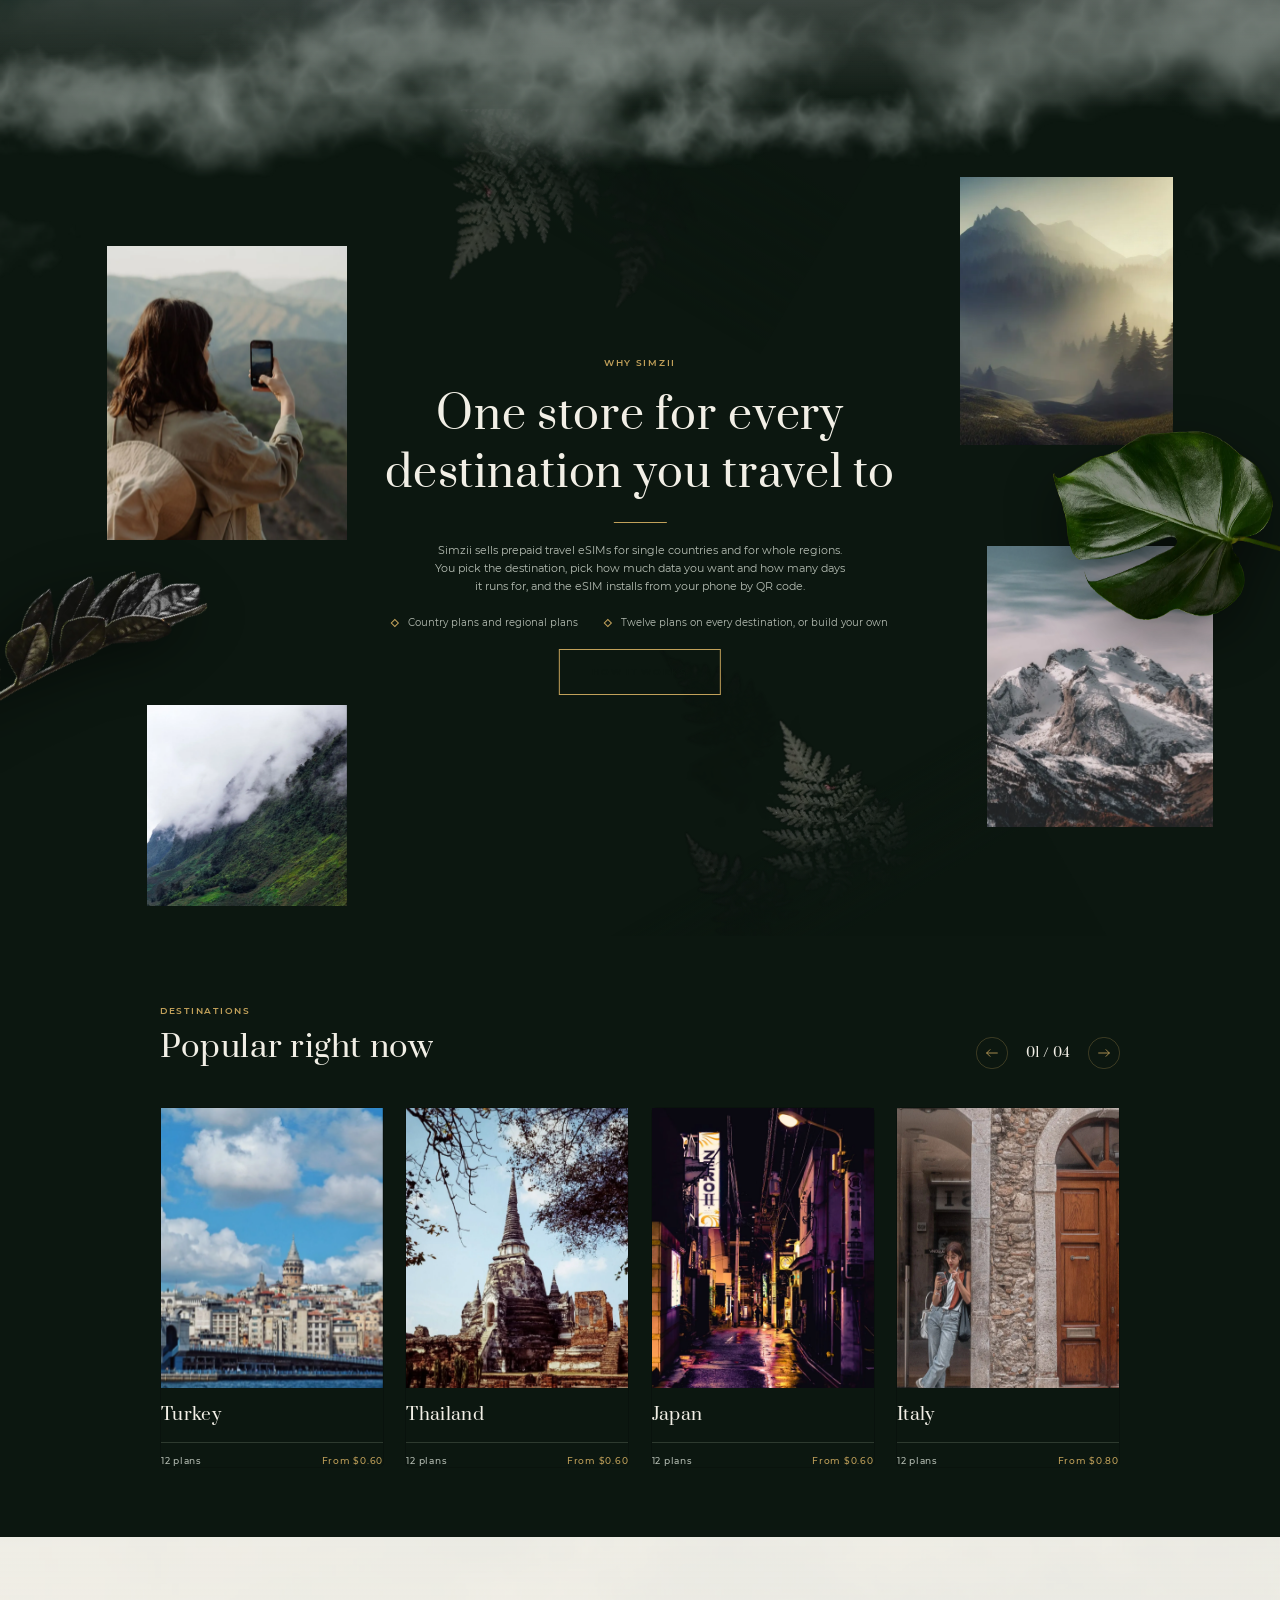
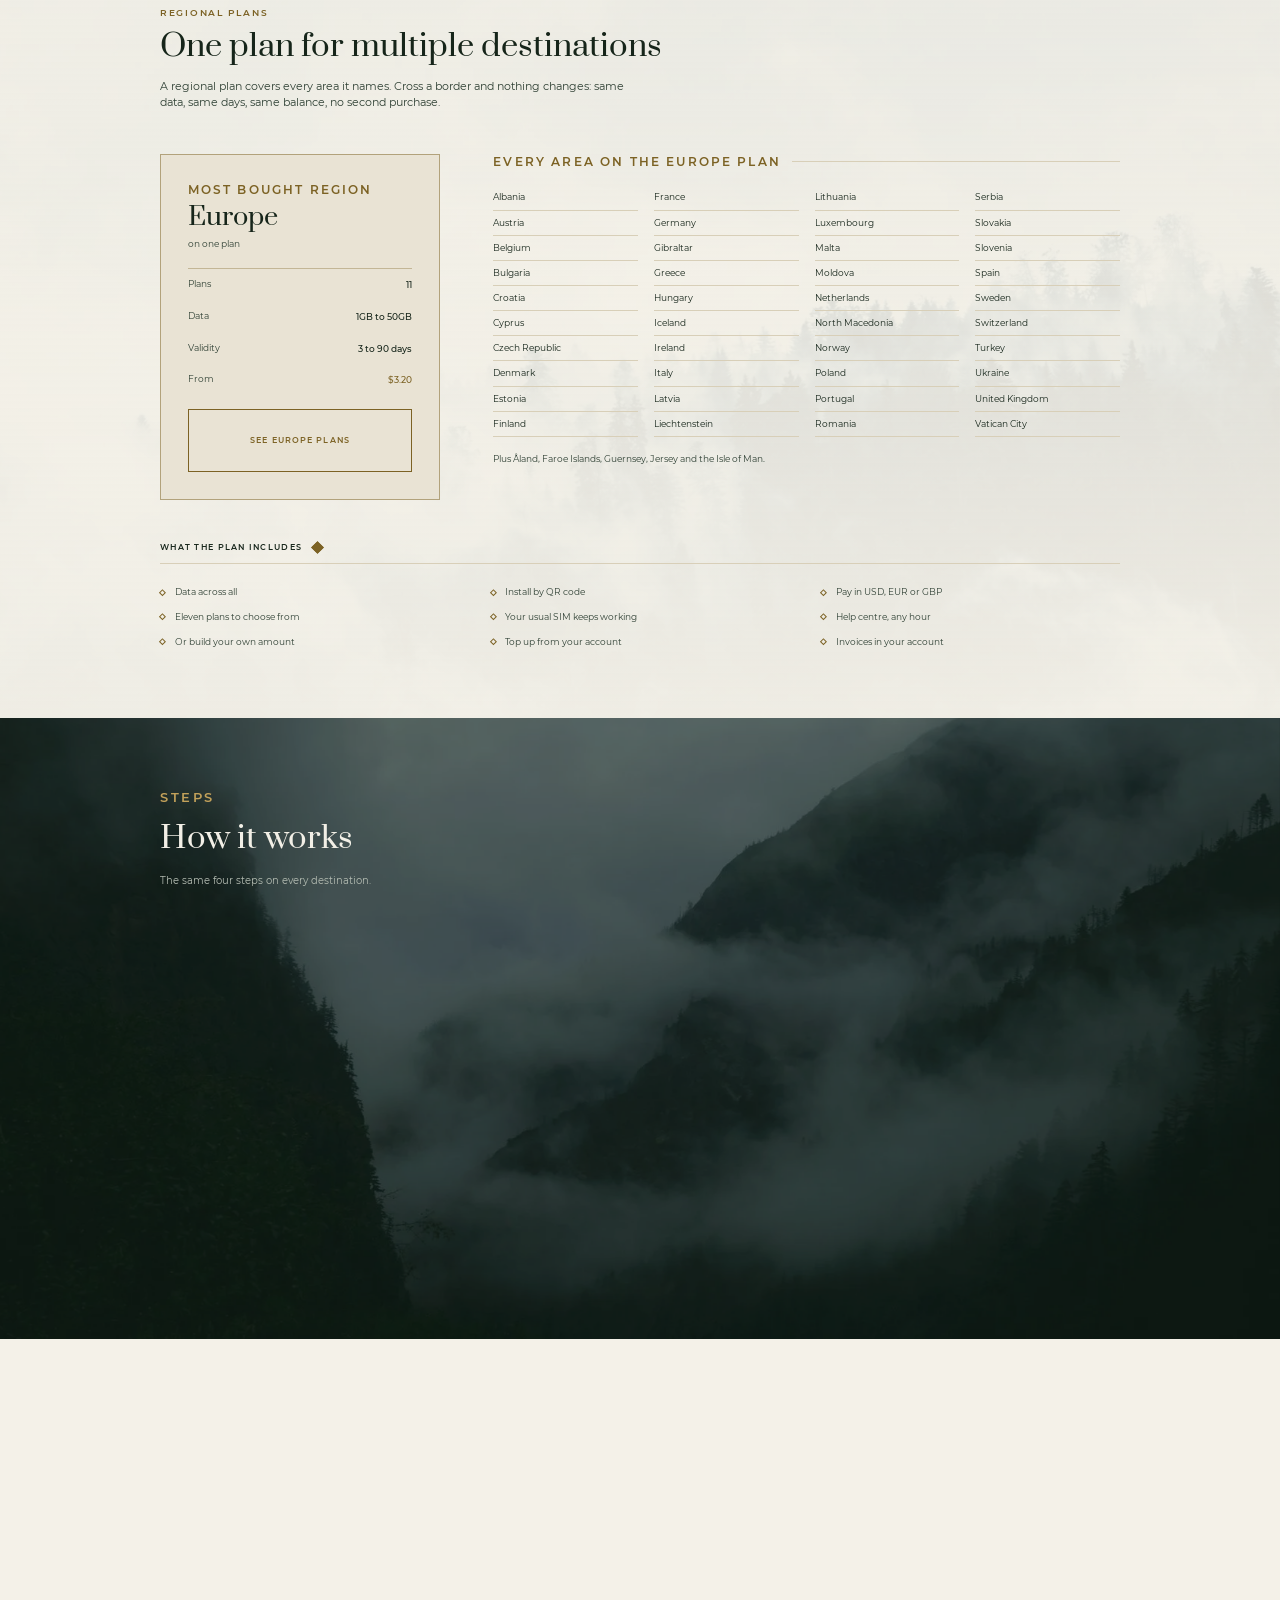
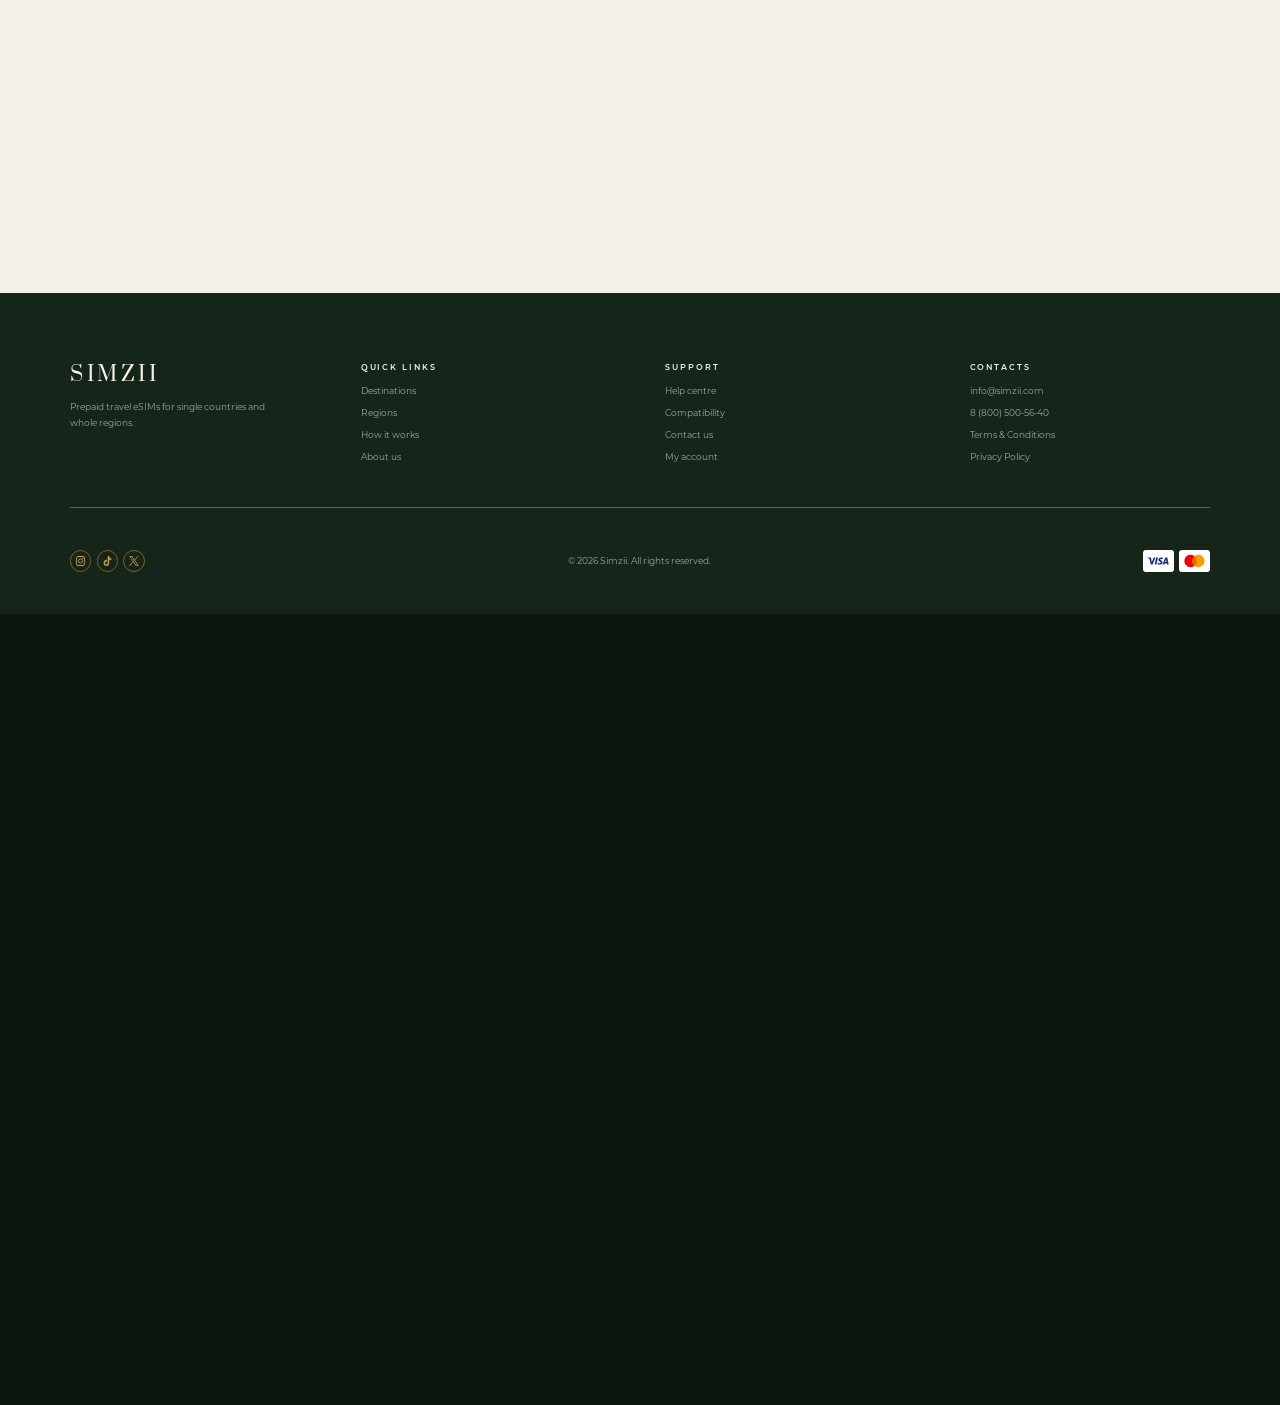
<file: index.html>
<!doctype html>
<html lang="en-GB">
<head>
<meta charset="utf-8">
<meta name="viewport" content="width=device-width, initial-scale=1">
<title>Simzii | Travel eSIM, mobile data for wherever you travel</title>
<meta name="description" content="Prepaid travel eSIMs for single countries and whole regions. Pick your destination, choose your data and days, install from your phone.">
<link rel="icon" href="assets/icons/favicon.svg" type="image/svg+xml">
<link rel="stylesheet" href="devcss/mainBase.css">
<script src="js/motion.js"></script>
</head>
<body class="home" data-page="home">

<canvas id="wisps" aria-hidden="true"></canvas>

<div class="smooth" id="smooth">

<section class="hero" id="hero">
  <div class="plate">
    <div class="plate-in" data-speed="-7" data-self>
      <div class="poster"></div>
      <video id="film" muted playsinline loop preload="none" data-src="assets/video/simzii-hero-fog.mp4"></video>
      <canvas id="forest" aria-hidden="true"></canvas>
      <canvas id="back" aria-hidden="true"></canvas>
    </div>
    <img src="./assets/images/home/index_bg_mo.png" alt="" class="index_hero_mo">
  </div>
  <div class="h-ov"></div>
  <div class="h-fade"></div>
  <div class="h-wash index_h_wash"></div>
  <div class="h-frame"></div>
  <div data-partial="header">
    <header class="site-header" id="site-header">
      <div class="site-header__bar">
        <a class="logo" href="index.html" aria-label="Simzii home">SIMZII</a>
        <nav class="site-nav" aria-label="Main">
          <a class="site-nav__link" href="plans.html">DESTINATIONS</a>
          <a class="site-nav__link" href="plans.html?type=regional#all">REGIONS</a>
          <a class="site-nav__link" href="index.html#how">HOW IT WORKS</a>
          <a class="site-nav__link" href="help.html">SUPPORT</a>
          <div class="currency" data-currency="">
            <button class="currency__toggle" type="button" aria-haspopup="listbox" aria-expanded="false">$ USD</button>
            <div class="currency__list" role="listbox" aria-label="Currency">
              <button class="currency__option" type="button" role="option" data-set-currency="USD" aria-selected="true">$ USD</button>
              <button class="currency__option" type="button" role="option" data-set-currency="EUR" aria-selected="false">€ EUR</button>
              <button class="currency__option" type="button" role="option" data-set-currency="GBP" aria-selected="false">£ GBP</button>
            </div>
          </div>
          <a class="btn btn--gold btn--small" href="login.html">MY ACCOUNT</a>
        </nav>
        <div class="site-header__actions">
          <button class="menu-toggle" type="button" aria-expanded="false" aria-controls="mobile-menu" aria-label="Open menu">
            <img src="assets/icons/menu.svg" alt="" data-motion-img="1">
          </button>
        </div>
      </div>
      <div class="mobile-menu" id="mobile-menu">
        <nav class="mobile-menu__links" aria-label="Main">
          <a class="mobile-menu__link" href="plans.html">Destinations <img src="assets/icons/arrow-right-gold.svg" alt="" data-motion-img="1">
          </a>
          <a class="mobile-menu__link" href="plans.html?type=regional#all">Regions <img src="assets/icons/arrow-right-gold.svg" alt="" data-motion-img="1">
          </a>
          <a class="mobile-menu__link" href="index.html#how">How it works <img src="assets/icons/arrow-right-gold.svg" alt="" data-motion-img="1">
          </a>
          <a class="mobile-menu__link" href="help.html">Support <img src="assets/icons/arrow-right-gold.svg" alt="" data-motion-img="1">
          </a>
        </nav>
        <div class="mobile-menu__utilities">
          <p class="label text-mist">CURRENCY</p>
          <div class="mobile-menu__currencies">
            <button class="mobile-menu__currency" type="button" data-set-currency="USD" aria-pressed="true">$ USD</button>
            <button class="mobile-menu__currency" type="button" data-set-currency="EUR" aria-pressed="false">€ EUR</button>
            <button class="mobile-menu__currency" type="button" data-set-currency="GBP" aria-pressed="false">£ GBP</button>
          </div>
        </div>
        <a class="btn btn--gold btn--block" href="login.html">MY ACCOUNT</a>
        <div class="socials mobile-menu__socials">
          <a class="socials__link" href="#" data-pending="Social link to be supplied" aria-label="Instagram">
            <img src="assets/icons/instagram.svg" alt="" width="14" height="14" data-motion-img="1">
          </a>
          <a class="socials__link" href="#" data-pending="Social link to be supplied" aria-label="TikTok">
            <img src="assets/icons/tiktok.svg" alt="" width="14" height="14" data-motion-img="1">
          </a>
          <a class="socials__link" href="#" data-pending="Social link to be supplied" aria-label="X">
            <img src="assets/icons/x.svg" alt="" width="14" height="14" data-motion-img="1">
          </a>
        </div>
      </div>
    </header>
  </div>
  <div class="h-copy index_h_copy" data-speed="-9" data-self>
    <p class="eyebrow about_simzi rise" style="--d:.3s">TRAVEL eSIM</p>
    <h1 class="h1">
      <span class="ln">
        <span style="--d:.35s">MOBILE DATA</span>
      </span>
      <span class="ln">
        <span style="--d:.47s">IN <span data-fact="global:areaCount"></span> 130 COUNTRIES </span>
      </span>
    </h1>
    <div class="rule desk_none_sk"></div>
    <p class="sub rise" style="--d:.7s">Pick your destination, select your data plan and duration, then install the eSIM directly from your phone. Mobile data for wherever you travel, with no need for physical SIM cards or complicated setups.</p>
    <a href="plans.html" class="btn rise" style="--d:.82s">BROWSE DESTINATIONS</a>
  </div>
  <div class="strip index_strip_" data-speed="-9" data-self="" style="opacity: 0.865; transform: translate3d(0px, 29.7px, 0px);">
    <div class="rail"></div><div class="runner"></div>
    <div class="stop"><div class="fig index_fig" data-fact="global:areaCount">124</div><div class="dot"></div><div class="lab index_lab">COUNTRIES</div></div>
    <div class="stop"><div class="fig index_fig" data-fact="all:regionCount">5</div><div class="dot"></div><div class="lab index_lab">REGIONS</div></div>
    <div class="stop"><div class="fig index_fig">Up to <span data-fact="all:maxPlans">12</span></div><div class="dot"></div><div class="lab index_lab">PLANS PER DESTINATION</div></div>
    <div class="stop"><div class="fig index_fig">USD EUR GBP</div><div class="dot"></div><div class="lab index_lab">CURRENCIES</div></div>
  </div>
</section>
<section class="intro index_intro" id="intro">
  <div class="rot fern-a" data-speed="0.6">
    <div>
      <img alt="" src="assets/images/home/fern-intro.webp">
    </div>
  </div>
  <div class="rot fern-b" data-speed="-0.6">
    <div>
      <img alt="" src="assets/images/home/fern-intro-low.webp">
    </div>
  </div>
  <div class="rot plant fl" data-speed="0.9">
    <div>
      <img alt="" src="assets/images/home/plant.webp">
    </div>
  </div>
  <div class="monstera fl" data-speed="-0.8">
    <img alt="" src="assets/images/home/monstera.webp">
  </div>
  <div class="pics index_pics">
    <div class="media fl i-trav" data-speed="-0.7" data-r="clip">
      <img alt="Traveller photographing a mountain valley" src="assets/images/home/intro-traveller.webp">
    </div>
    <div class="media fl i-snow" data-speed="-1.1" data-r="clip" style="--d:.15s">
      <img alt="Snow covered peak" src="assets/images/home/snow-peak.webp">
    </div>
  </div>
  <div class="media fl i-alps" data-speed="0.9" data-r="clip" style="--d:.1s">
    <img alt="Alpine valley at sunrise" src="assets/images/home/spot-alps.webp">
  </div>
  <div class="media fl i-stage" data-speed="0.7" data-r="clip" style="--d:.2s">
    <img alt="Misty mountain slope" src="assets/images/home/stage-landscape.webp">
  </div>
  <div class="i-copy index_i_copy" data-r="group">
    <p class="eyebrow about_simzi" data-r="fade">WHY SIMZII</p>
    <h2 class="h2 index_headosfe">
      <span class="ln">
        <span style="--d:.05s">One store for every</span>
      </span>
      <span class="ln">
        <span style="--d:.15s">destination you travel to</span>
      </span>
    </h2>
    <div class="rule" data-r="fade" style="--d:.25s"></div>
    <p class="body" data-r="fade" style="--d:.3s">Simzii sells prepaid travel eSIMs for single countries and for whole regions. You pick the destination, pick how much data you want and how many days it runs for, and the eSIM installs from your phone by QR code.</p>
    <div class="feats" data-r="fade" style="--d:.4s">
      <div class="feat">
        <i class="diamond"></i>Country plans and regional plans
      </div>
      <div class="feat">
        <i class="diamond"></i>Twelve plans on every destination, or build your own
      </div>
    </div>
    <a href="#how" class="btn" data-r="fade" style="--d:.5s">HOW IT WORKS</a>
  </div>
</section>
<section class="dest index_dest" id="dest">
  <div class="head-row">
    <div class="copy in" data-r="group">
      <p class="eyebrow about_simzi in" data-r="fade">DESTINATIONS</p>
      <h2 class="h2">
        <span class="ln">
          <span style="--d:.08s">Popular right now</span>
        </span>
      </h2>
    </div>
    <div class="desk_none_sk">
      <div class="counter in" data-r="fade" style="--d:.2s">
        <button class="arrow" id="prev" aria-label="Previous destination">
          <svg width="48" height="48" viewBox="0 0 48 48" fill="none" xmlns="http://www.w3.org/2000/svg">
            <g id="arrow / prev">
              <rect x="0.5" y="0.5" width="47" height="47" rx="23.5" stroke="#C2A15A" stroke-opacity="0.4"></rect>
              <path id="icons/arrow left" d="M32 24H16M21 29L16 24L21 19" stroke="#C2A15A" stroke-width="1.25" stroke-linecap="round" stroke-linejoin="round"></path>
            </g>
          </svg>
        </button>
        <span id="count">01 / 04</span>
        <button class="arrow" id="next" aria-label="Next destination">
          <svg width="48" height="48" viewBox="0 0 48 48" fill="none" xmlns="http://www.w3.org/2000/svg">
            <g id="arrow / next">
              <rect x="0.5" y="0.5" width="47" height="47" rx="23.5" stroke="#C2A15A" stroke-opacity="0.4"></rect>
              <path id="icons/arrow right" d="M16 24H32M27 29L32 24L27 19" stroke="#C2A15A" stroke-width="1.25" stroke-linecap="round" stroke-linejoin="round"></path>
            </g>
          </svg>
        </button>
      </div>
    </div>
  </div>
  <div class="track-wrap">
    <div class="track index_for_card" id="track">
      <a href="plan.html?d=turkey" class="card in" data-r="fade">
        <div class="media" data-inner="">
          <img alt="Istanbul skyline over the Bosphorus" src="assets/images/home/card-turkey.webp" data-motion-img="1" style="transform: translate3d(0px, 4.8px, 0px);">
        </div>
        <h3>Turkey</h3>
        <div class="meta">
          <span data-plan-count="turkey">12 plans</span>
          <span data-from="turkey">From $0.60</span>
        </div>
      </a>
      <a href="plan.html?d=thailand" class="card in" data-r="fade" style="--d:0.08s">
        <div class="media" data-inner="">
          <img alt="Temple ruins in Ayutthaya" src="assets/images/home/card-thailand.webp" data-motion-img="1" style="transform: translate3d(0px, 4.8px, 0px);">
        </div>
        <h3>Thailand</h3>
        <div class="meta">
          <span data-plan-count="thailand">12 plans</span>
          <span data-from="thailand">From $0.60</span>
        </div>
      </a>
      <a href="plan.html?d=japan" class="card in" data-r="fade" style="--d:0.16s">
        <div class="media" data-inner="">
          <img alt="Neon lit alley in Tokyo" src="assets/images/home/card-japan.webp" data-motion-img="1" style="transform: translate3d(0px, 4.8px, 0px);">
        </div>
        <h3>Japan</h3>
        <div class="meta">
          <span data-plan-count="japan">12 plans</span>
          <span data-from="japan">From $0.60</span>
        </div>
      </a>
      <a href="plan.html?d=italy" class="card in" data-r="fade" style="--d:0.24s">
        <div class="media" data-inner="">
          <img alt="Traveller in an Italian doorway" src="assets/images/home/card-italy.webp" data-motion-img="1" style="transform: translate3d(0px, 4.8px, 0px);">
        </div>
        <h3>Italy</h3>
        <div class="meta">
          <span data-plan-count="italy">12 plans</span>
          <span data-from="italy">From $0.80</span>
        </div>
      </a>
    </div>
  </div>
  <div class="mobile_none_sk">
      <div class="counter in" data-r="fade" style="--d:.2s">
        <button class="arrow" id="prev" aria-label="Previous destination">
          <svg width="48" height="48" viewBox="0 0 48 48" fill="none" xmlns="http://www.w3.org/2000/svg">
            <g id="arrow / prev">
              <rect x="0.5" y="0.5" width="47" height="47" rx="23.5" stroke="#C2A15A" stroke-opacity="0.4"></rect>
              <path id="icons/arrow left" d="M32 24H16M21 29L16 24L21 19" stroke="#C2A15A" stroke-width="1.25" stroke-linecap="round" stroke-linejoin="round"></path>
            </g>
          </svg>
        </button>
        <span id="count">01 / 04</span>
        <button class="arrow" id="next" aria-label="Next destination">
          <svg width="48" height="48" viewBox="0 0 48 48" fill="none" xmlns="http://www.w3.org/2000/svg">
            <g id="arrow / next">
              <rect x="0.5" y="0.5" width="47" height="47" rx="23.5" stroke="#C2A15A" stroke-opacity="0.4"></rect>
              <path id="icons/arrow right" d="M16 24H32M27 29L32 24L27 19" stroke="#C2A15A" stroke-width="1.25" stroke-linecap="round" stroke-linejoin="round"></path>
            </g>
          </svg>
        </button>
      </div>
    </div>
</section>
<section class="route index_route" id="route">
  <div class="bg">
    <div class="media" data-inner>
      <img alt="" src="assets/images/home/route-mist.webp">
    </div>
  </div>
  <div class="head" data-r="group">
    <p class="eyebrow about_simzi" data-r="fade">REGIONAL PLANS</p>
    <h2 class="h2">
      <span class="ln">
        <span style="--d:.08s">One plan for multiple destinations</span>
      </span>
    </h2>
    <p class="lead" data-r="fade" style="--d:.2s">A regional plan covers every area it names. Cross a border and nothing changes: same data, same days, same balance, no second purchase.</p>
  </div>
  <div class="proof">
    <div class="plan index_plan" data-r="fade">
      <div class="ph">
        <p class="tag">MOST BOUGHT REGION</p>
        <p class="name">Europe</p>
        <p class="sub">
          <span data-fact="europe:areaLabel"></span> on one plan
        </p>
      </div>
      <div class="spec">
        <span>Plans</span>
        <span data-fact="europe:planCount">11</span>
      </div>
      <div class="spec">
        <span>Data</span>
        <span data-fact="europe:dataRange">1GB to 50GB</span>
      </div>
      <div class="spec">
        <span>Validity</span>
        <span data-fact="europe:daysRange">3 to 90 days</span>
      </div>
      <div class="spec">
        <span>From</span>
        <span class="dg" data-from="europe" data-bare>$3.20</span>
      </div>
      <a href="plan.html?d=europe" class="btn index_btnsep">SEE EUROPE PLANS</a>
    </div>
    <div class="areas index_areas" data-r="fade" style="--d:.12s">
      <div class="label-row">
        <p class="tag">EVERY AREA ON THE EUROPE PLAN</p>
        <i class="desk_none_sk"></i>
      </div>
      <div class="cols">
        <div>
          <span>Albania</span>
          <span>Austria</span>
          <span>Belgium</span>
          <span>Bulgaria</span>
          <span>Croatia</span>
          <span>Cyprus</span>
          <span>Czech Republic</span>
          <span>Denmark</span>
          <span>Estonia</span>
          <span>Finland</span>
        </div>
        <div>
          <span>France</span>
          <span>Germany</span>
          <span>Gibraltar</span>
          <span>Greece</span>
          <span>Hungary</span>
          <span>Iceland</span>
          <span>Ireland</span>
          <span>Italy</span>
          <span>Latvia</span>
          <span>Liechtenstein</span>
        </div>
        <div>
          <span>Lithuania</span>
          <span>Luxembourg</span>
          <span>Malta</span>
          <span>Moldova</span>
          <span>Netherlands</span>
          <span>North Macedonia</span>
          <span>Norway</span>
          <span>Poland</span>
          <span>Portugal</span>
          <span>Romania</span>
        </div>
        <div>
          <span>Serbia</span>
          <span>Slovakia</span>
          <span>Slovenia</span>
          <span>Spain</span>
          <span>Sweden</span>
          <span>Switzerland</span>
          <span>Turkey</span>
          <span>Ukraine</span>
          <span>United Kingdom</span>
          <span>Vatican City</span>
        </div>
      </div>
      <p class="note">Plus Åland, Faroe Islands, Guernsey, Jersey and the Isle of Man.</p>
    </div>
  </div>
  <div class="desk_none_sk">
    <div class="incl" data-r="fade">
      <div class="incl-head">WHAT THE PLAN INCLUDES <i class="diamond" style="width: 9px; height: 9px;"></i>
      </div>
      <div class="incl-cols">
        <div>
          <i class="diamond"></i>Data across all <span data-fact="europe:areaLabel"></span>
        </div>
        <div>
          <i class="diamond"></i>Eleven plans to choose from
        </div>
        <div>
          <i class="diamond"></i>Or build your own amount
        </div>
        <div>
          <i class="diamond"></i>Install by QR code
        </div>
        <div>
          <i class="diamond"></i>Your usual SIM keeps working
        </div>
        <div>
          <i class="diamond"></i>Top up from your account
        </div>
        <div>
          <i class="diamond"></i>Pay in USD, EUR or GBP
        </div>
        <div>
          <i class="diamond"></i>Help centre, any hour
        </div>
        <div>
          <i class="diamond"></i>Invoices in your account
        </div>
      </div>
    </div>
  </div>
</section>
<section class="how index_how_" id="how">
  <div class="media bgimg" data-inner>
    <img alt="" src="assets/images/home/trail-landscape.webp">
  </div>
  <div class="fade"></div>
  <div class="trail index_trail_out" id="trail">
    <svg class="path" viewBox="0 0 1440 600" preserveAspectRatio="none" aria-hidden="true">
      <defs>
        <mask id="trailMask">
          <path id="trailDraw" d="M0 540C100 520 200 480 300 460C420 436 520 440 620 410C740 376 800 310 920 280C1030 254 1130 220 1240 170C1320 136 1390 100 1440 80" stroke="#fff" stroke-width="6" fill="none" />
        </mask>
      </defs>
      <path d="M0 540C100 520 200 480 300 460C420 436 520 440 620 410C740 376 800 310 920 280C1030 254 1130 220 1240 170C1320 136 1390 100 1440 80" stroke="#C2A15A" stroke-dasharray="6 9" fill="none" mask="url(#trailMask)" />
    </svg>
    <i class="tm" style="left:calc(294 * var(--s)); top:calc(454 * var(--s))"></i>
    <i class="tm" style="left:calc(614 * var(--s)); top:calc(404 * var(--s))"></i>
    <i class="tm" style="left:calc(914 * var(--s)); top:calc(274 * var(--s))"></i>
    <i class="tm" style="left:calc(1234 * var(--s)); top:calc(164 * var(--s))"></i>
    <div class="step" style="left:calc(294 * var(--s)); top:calc(492 * var(--s))">
      <div class="num">01</div>
      <h3>Find your destination</h3>
      <p>We call it a destination, you call it a holiday. Search it and see every plan that covers it.</p>
    </div>
    <div class="step" style="left:calc(614 * var(--s)); top:calc(442 * var(--s))">
      <div class="num">02</div>
      <h3>Choose your plan</h3>
      <p>Pick the data and the days, or set your own amount on the custom plan.</p>
    </div>
    <div class="step" style="left:calc(914 * var(--s)); top:calc(312 * var(--s))">
      <div class="num">03</div>
      <h3>Pay and receive</h3>
      <p>Pay, and the eSIM lands in your account as a QR code.</p>
    </div>
    <div class="step" style="left:calc(1234 * var(--s)); top:calc(202 * var(--s))">
      <div class="num">04</div>
      <h3>Scan and travel</h3>
      <p>Scan it on your phone. Top up from your account whenever the data runs low.</p>
    </div>
  </div>
  <div class="head index_head_out" data-r="group">
    <p class="eyebrow" data-r="fade">STEPS</p>
    <h2 class="h2">
      <span class="ln">
        <span style="--d:.08s">How it works</span>
      </span>
    </h2>
    <p data-r="fade" style="--d:.18s">The same four steps on every destination.</p>
    <a href="plans.html" class="btn index_btn_stp" data-r="fade" style="--d:.26s">SEE THE PLANS</a>
  </div>
</section>
<section class="faq" id="faq">
  <div class="copy index_copy">
    <div class="head" data-r="group">
      <p class="eyebrow about_simzi" data-r="fade">F.A.Q</p>
      <h2 class="h2">
        <span class="ln">
          <span style="--d:.08s">Popular questions</span>
        </span>
      </h2>
    </div>
    <div class="acc" id="acc" data-r="fade" style="--d:.15s">
      <div class="qa">
        <button>
          <i class="diamond"></i>What is an eSIM? </button>
        <div class="ans">
          <div>
            <p>An eSIM is a SIM built into your phone. Instead of a plastic card, you install a plan by scanning a QR code, and it sits beside your usual SIM.</p>
          </div>
        </div>
      </div>
      <div class="qa">
        <button>
          <i class="diamond"></i>How do I install my eSIM? </button>
        <div class="ans">
          <div>
            <p>Once you pay, the QR code lands in your account. Open your phone's mobile data settings, add an eSIM, scan the code and switch it on when you arrive.</p>
          </div>
        </div>
      </div>
      <div class="qa">
        <button>
          <i class="diamond"></i>Will my normal SIM still work? </button>
        <div class="ans">
          <div>
            <p>Yes. Your usual number stays where it is for calls and texts. The eSIM only carries the data.</p>
          </div>
        </div>
      </div>
      <div class="qa">
        <button>
          <i class="diamond"></i>Which devices support eSIM? </button>
        <div class="ans">
          <div>
            <p>Most phones from the last few years do, including recent iPhone, Pixel and Galaxy models. Check the compatibility list before you buy.</p>
          </div>
        </div>
      </div>
      <div class="qa open">
        <button>
          <i class="diamond"></i>Can I use one plan in more than one country? </button>
        <div class="ans">
          <div>
            <p>Country plans cover the one country they are named for. Regional plans cover every area listed on the plan, so a Europe plan runs across all <span data-fact="europe:areaLabel"></span> it names, and a Global plan runs across <span data-fact="global:areaCount"></span>. If you are crossing borders, the regional plan is usually the cheaper of the two. </p>
          </div>
        </div>
      </div>
    </div>
  </div>
  <div class="media side" data-inner data-r="clip">
    <img alt="Cloud rolling over a forested mountain" src="assets/images/home/stage-landscape.webp">
  </div>
</section>
<div id="foot">
     <footer class="site-footer">
            <div class="container">
                <div class="site-footer__columns">
                <div class="site-footer__brand">
                    <a class="logo logo--large" href="index.html">SIMZII</a>
                    <p>Prepaid travel eSIMs for single countries and whole regions.</p>
                </div>
                <div class="site-footer__pair">
                    <div class="site-footer__column">
                    <p class="site-footer__heading">QUICK LINKS</p>
                    <div class="site-footer__links">
                        <a href="plans.html">Destinations</a>
                        <a href="plans.html?type=regional#all">Regions</a>
                        <a href="index.html#how">How it works</a>
                        <a href="about.html">About us</a>
                    </div>
                    </div>
                    <div class="site-footer__column">
                    <p class="site-footer__heading">SUPPORT</p>
                    <div class="site-footer__links">
                        <a href="help.html">Help centre</a>
                        <a href="compatibility.html">Compatibility</a>
                        <a href="contact.html">Contact us</a>
                        <a href="login.html">My account</a>
                    </div>
                    </div>
                </div>
                <div class="site-footer__column">
                    <p class="site-footer__heading">CONTACTS</p>
                    <div class="site-footer__links">
                    <a href="mailto:info@simzii.com">info@simzii.com</a>
                    <a href="tel:+78005005640">8 (800) 500-56-40</a>
                    <a href="legal.html?doc=terms">Terms &amp; Conditions</a>
                    <a href="legal.html?doc=privacy">Privacy Policy</a>
                    </div>
                </div>
                </div>
                <div class="site-footer__rule"></div>
                <div class="site-footer__bottom">
                <div class="socials "><a class="socials__link" href="#" data-pending="Social link to be supplied" aria-label="Instagram"><img src="assets/icons/instagram.svg" alt="" width="14" height="14" loading="lazy" decoding="async" data-motion-img="1" class=""></a><a class="socials__link" href="#" data-pending="Social link to be supplied" aria-label="TikTok"><img src="assets/icons/tiktok.svg" alt="" width="14" height="14" loading="lazy" decoding="async" data-motion-img="1" class=""></a><a class="socials__link" href="#" data-pending="Social link to be supplied" aria-label="X"><img src="assets/icons/x.svg" alt="" width="14" height="14" loading="lazy" decoding="async" data-motion-img="1" class=""></a></div>
                <p class="site-footer__copyright">© 2026 Simzii. All rights reserved.</p>
                <div class="pay-marks"><img src="assets/icons/visa.svg" alt="Visa" width="46" height="32" loading="lazy" decoding="async" data-motion-img="1" class=""><img src="assets/icons/mastercard.svg" alt="Mastercard" width="46" height="32" loading="lazy" decoding="async" data-motion-img="1" class=""></div>
                </div>
            </div>
     </footer>
</div>
</div>
<div class="panel" id="panel">
  <b>Tuning (H to hide)</b>
  <label>Scroll ease <span id="v-ease"></span></label><input type="range" id="ease" min="0.03" max="0.3" step="0.005">
  <label>Hero overlay <span id="v-ov"></span></label><input type="range" id="ov" min="0" max="0.9" step="0.01">
  <label>Hero plate <span id="v-plate"></span></label><select id="plate"><option value="forest">3D forest</option><option value="film">Film</option></select>
  <label>Wisp strength <span id="v-wisp"></span></label><input type="range" id="wisp" min="0" max="1.5" step="0.05">
</div>

<!-- <script src="data/catalogue.js"></script> -->
<script src="js/store.js"></script>
<script src="js/ui.js"></script>
<script src="js/partials.js"></script>
<script src="js/vendor-three.min.js"></script>
<script src="js/home.js"></script>
</body>
</html>
</file>
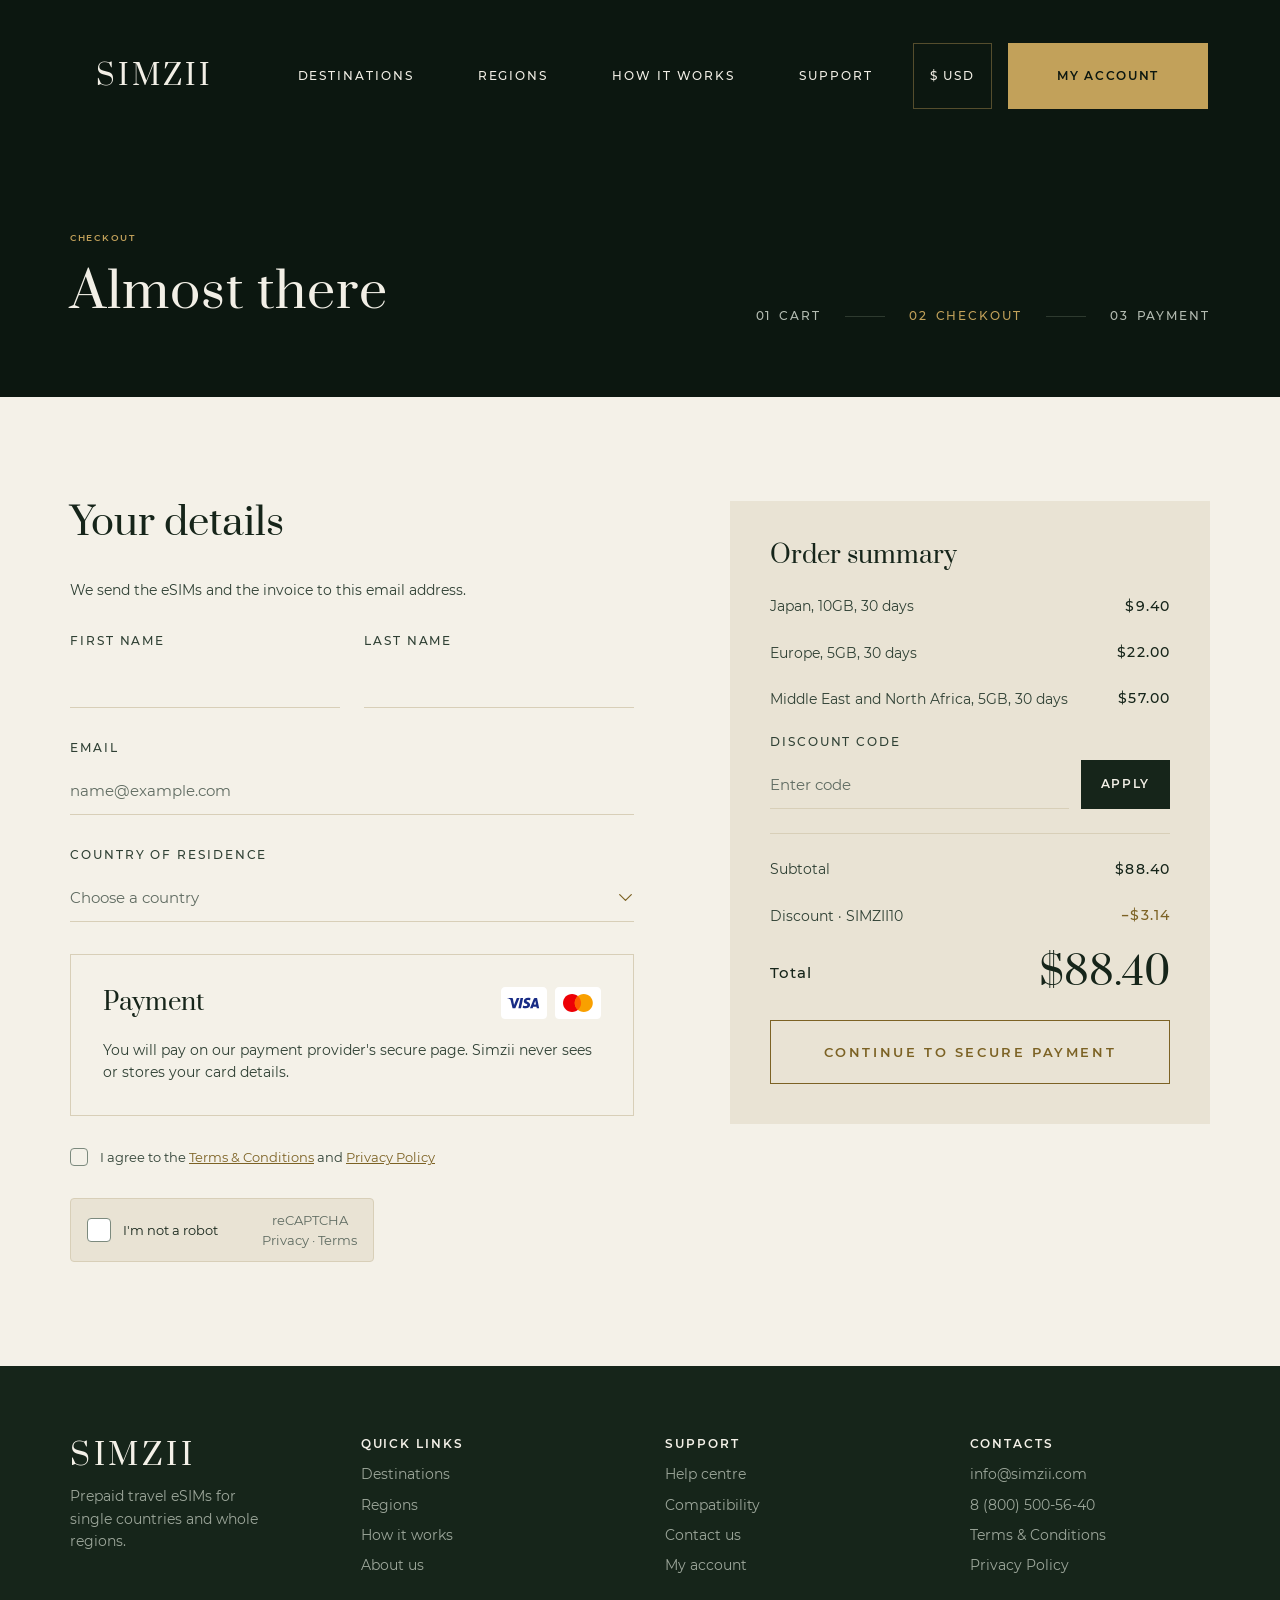
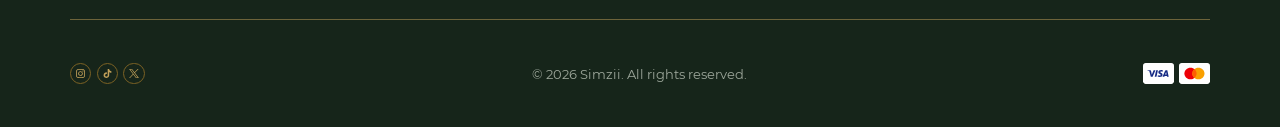
<file: checkout.html>
<!doctype html>
<html lang="en">

<head>
  <meta charset="UTF-8">
  <meta http-equiv="X-UA-Compatible" content="IE=edge">
  <meta name="viewport" content="width=device-width, initial-scale=1.0">
  <title>Simzii</title>

  <link rel="icon" type="image/svg+xml" href="./img/tg-icon.svg">
  <link rel="stylesheet" href="./devcss/mainBase.css">
  <script src="js/motion.js"></script>
</head>

<body>

  <div class="main-div">
    <header class="site-header" id="site-header">
      <div class="site-header__bar">
        <a class="logo" href="index.html" aria-label="Simzii home">SIMZII</a>
        <nav class="site-nav" aria-label="Main">
          <a class="site-nav__link" href="plans.html">DESTINATIONS</a>
          <a class="site-nav__link" href="plans.html?type=regional#all">REGIONS</a>
          <a class="site-nav__link" href="index.html#how">HOW IT WORKS</a>
          <a class="site-nav__link" href="help.html">SUPPORT</a>
          <div class="currency" data-currency="">
            <button class="currency__toggle" type="button" aria-haspopup="listbox" aria-expanded="false">$ USD</button>
            <div class="currency__list" role="listbox" aria-label="Currency">
              <button class="currency__option" type="button" role="option" data-set-currency="USD"
                aria-selected="true">$ USD</button>
              <button class="currency__option" type="button" role="option" data-set-currency="EUR"
                aria-selected="false">€ EUR</button>
              <button class="currency__option" type="button" role="option" data-set-currency="GBP"
                aria-selected="false">£ GBP</button>
            </div>
          </div>
          <a class="btn btn--gold btn--small" href="login.html">MY ACCOUNT</a>
        </nav>
        <div class="site-header__actions">
          <button class="menu-toggle" type="button" aria-expanded="false" aria-controls="mobile-menu"
            aria-label="Open menu">
            <img src="assets/icons/menu.svg" alt="" data-motion-img="1">
          </button>
        </div>
      </div>
      <div class="mobile-menu" id="mobile-menu">
        <nav class="mobile-menu__links" aria-label="Main">
          <a class="mobile-menu__link" href="plans.html">Destinations <img src="assets/icons/arrow-right-gold.svg"
              alt="" data-motion-img="1">
          </a>
          <a class="mobile-menu__link" href="plans.html?type=regional#all">Regions <img
              src="assets/icons/arrow-right-gold.svg" alt="" data-motion-img="1">
          </a>
          <a class="mobile-menu__link" href="index.html#how">How it works <img src="assets/icons/arrow-right-gold.svg"
              alt="" data-motion-img="1">
          </a>
          <a class="mobile-menu__link" href="help.html">Support <img src="assets/icons/arrow-right-gold.svg" alt=""
              data-motion-img="1">
          </a>
        </nav>
        <div class="mobile-menu__utilities">
          <p class="label text-mist">CURRENCY</p>
          <div class="mobile-menu__currencies">
            <button class="mobile-menu__currency" type="button" data-set-currency="USD" aria-pressed="true">$
              USD</button>
            <button class="mobile-menu__currency" type="button" data-set-currency="EUR" aria-pressed="false">€
              EUR</button>
            <button class="mobile-menu__currency" type="button" data-set-currency="GBP" aria-pressed="false">£
              GBP</button>
          </div>
        </div>
        <a class="btn btn--gold btn--block" href="login.html">MY ACCOUNT</a>
        <div class="socials mobile-menu__socials">
          <a class="socials__link" href="#" data-pending="Social link to be supplied" aria-label="Instagram">
            <img src="assets/icons/instagram.svg" alt="" width="14" height="14" data-motion-img="1">
          </a>
          <a class="socials__link" href="#" data-pending="Social link to be supplied" aria-label="TikTok">
            <img src="assets/icons/tiktok.svg" alt="" width="14" height="14" data-motion-img="1">
          </a>
          <a class="socials__link" href="#" data-pending="Social link to be supplied" aria-label="X">
            <img src="assets/icons/x.svg" alt="" width="14" height="14" data-motion-img="1">
          </a>
        </div>
      </div>
    </header>



    <main>
      <section class="flow-header">
        <div class="container pad_left_right flow-header__inner">
          <div class="flow-header__copy" data-motion-reveal="1">
            <p class="eyebrow dif_sizet">CHECKOUT</p>
            <h1 class="flow-title">Almost there</h1>
          </div>
          <ol class="steps no_leftpad_t no_margin_bottom" aria-label="Purchase steps">
            <li class="steps__step" data-motion-reveal="1"><a href="cart.html"><span>01</span><span>CART</span></a></li>
            <li class="steps__rule" aria-hidden="true" data-motion-reveal="1"></li>
            <li class="steps__step" aria-current="step" data-motion-reveal="1"><span>02</span><span>CHECKOUT</span></li>
            <li class="steps__rule" aria-hidden="true" data-motion-reveal="1"></li>
            <li class="steps__step" data-motion-reveal="1"><span>03</span><span>PAYMENT</span></li>
          </ol>
        </div>
      </section>

      <form class="checkout container pad_left_right" id="checkout-form" novalidate="">
        <div class="checkout__details">
          <h2 class="h4">Your details</h2>
          <p class="body-sm text-pine">We send the eSIMs and the invoice to this email address.</p>
          <div class="field__row checkout__names">
            <div class="field">
              <label class="field__label" for="first-name">FIRST NAME</label>
              <input class="field__control" id="first-name" name="firstName" type="text" autocomplete="given-name"
                data-error="Enter your first name.">
            </div>
            <div class="field">
              <label class="field__label" for="last-name">LAST NAME</label>
              <input class="field__control" id="last-name" name="lastName" type="text" autocomplete="family-name"
                data-error="Enter your last name.">
            </div>
          </div>
          <div class="field">
            <label class="field__label" for="email">EMAIL</label>
            <input class="field__control" id="email" name="email" type="email" autocomplete="email"
              placeholder="name@example.com" data-error="Enter a full email address, like name@example.com.">
          </div>
          <div class="field">
            <label class="field__label" for="country">COUNTRY OF RESIDENCE</label>
            <select class="field__control" id="country" name="country" autocomplete="country-name" required=""
              data-error="Choose your country of residence.">
              <option value="" disabled="" selected="">Choose a country</option>
              <option>Afghanistan</option>
              <option>Åland Islands</option>
              <option>Albania</option>
              <option>Algeria</option>
              <option>American Samoa</option>
              <option>Andorra</option>
              <option>Angola</option>
              <option>Anguilla</option>
              <option>Antigua &amp; Barbuda</option>
              <option>Argentina</option>
              <option>Armenia</option>
              <option>Aruba</option>
              <option>Australia</option>
              <option>Austria</option>
              <option>Azerbaijan</option>
              <option>Bahamas</option>
              <option>Bahrain</option>
              <option>Bangladesh</option>
              <option>Barbados</option>
              <option>Belarus</option>
              <option>Belgium</option>
              <option>Belize</option>
              <option>Benin</option>
              <option>Bermuda</option>
              <option>Bhutan</option>
              <option>Bolivia</option>
              <option>Bosnia &amp; Herzegovina</option>
              <option>Botswana</option>
              <option>Brazil</option>
              <option>British Virgin Islands</option>
              <option>Brunei</option>
              <option>Bulgaria</option>
              <option>Burkina Faso</option>
              <option>Burundi</option>
              <option>Cambodia</option>
              <option>Cameroon</option>
              <option>Canada</option>
              <option>Cape Verde</option>
              <option>Cayman Islands</option>
              <option>Central African Republic</option>
              <option>Chad</option>
              <option>Chile</option>
              <option>China</option>
              <option>Colombia</option>
              <option>Comoros</option>
              <option>Congo - Brazzaville</option>
              <option>Congo - Kinshasa</option>
              <option>Cook Islands</option>
              <option>Costa Rica</option>
              <option>Côte d’Ivoire</option>
              <option>Croatia</option>
              <option>Cuba</option>
              <option>Curaçao</option>
              <option>Cyprus</option>
              <option>Czechia</option>
              <option>Denmark</option>
              <option>Djibouti</option>
              <option>Dominica</option>
              <option>Dominican Republic</option>
              <option>Ecuador</option>
              <option>Egypt</option>
              <option>El Salvador</option>
              <option>Equatorial Guinea</option>
              <option>Eritrea</option>
              <option>Estonia</option>
              <option>Eswatini</option>
              <option>Ethiopia</option>
              <option>Falkland Islands (Islas Malvinas)</option>
              <option>Faroe Islands</option>
              <option>Fiji</option>
              <option>Finland</option>
              <option>France</option>
              <option>French Guiana</option>
              <option>French Polynesia</option>
              <option>Gabon</option>
              <option>Gambia</option>
              <option>Georgia</option>
              <option>Germany</option>
              <option>Ghana</option>
              <option>Gibraltar</option>
              <option>Greece</option>
              <option>Greenland</option>
              <option>Grenada</option>
              <option>Guadeloupe</option>
              <option>Guam</option>
              <option>Guatemala</option>
              <option>Guernsey</option>
              <option>Guinea</option>
              <option>Guinea-Bissau</option>
              <option>Guyana</option>
              <option>Haiti</option>
              <option>Honduras</option>
              <option>Hong Kong</option>
              <option>Hungary</option>
              <option>Iceland</option>
              <option>India</option>
              <option>Indonesia</option>
              <option>Iran</option>
              <option>Iraq</option>
              <option>Ireland</option>
              <option>Isle of Man</option>
              <option>Israel</option>
              <option>Italy</option>
              <option>Jamaica</option>
              <option>Japan</option>
              <option>Jersey</option>
              <option>Jordan</option>
              <option>Kazakhstan</option>
              <option>Kenya</option>
              <option>Kiribati</option>
              <option>Kuwait</option>
              <option>Kyrgyzstan</option>
              <option>Laos</option>
              <option>Latvia</option>
              <option>Lebanon</option>
              <option>Lesotho</option>
              <option>Liberia</option>
              <option>Libya</option>
              <option>Liechtenstein</option>
              <option>Lithuania</option>
              <option>Luxembourg</option>
              <option>Macao</option>
              <option>Madagascar</option>
              <option>Malawi</option>
              <option>Malaysia</option>
              <option>Maldives</option>
              <option>Mali</option>
              <option>Malta</option>
              <option>Marshall Islands</option>
              <option>Martinique</option>
              <option>Mauritania</option>
              <option>Mauritius</option>
              <option>Mayotte</option>
              <option>Mexico</option>
              <option>Micronesia</option>
              <option>Moldova</option>
              <option>Monaco</option>
              <option>Mongolia</option>
              <option>Montenegro</option>
              <option>Montserrat</option>
              <option>Morocco</option>
              <option>Mozambique</option>
              <option>Myanmar (Burma)</option>
              <option>Namibia</option>
              <option>Nauru</option>
              <option>Nepal</option>
              <option>Netherlands</option>
              <option>New Caledonia</option>
              <option>New Zealand</option>
              <option>Nicaragua</option>
              <option>Niger</option>
              <option>Nigeria</option>
              <option>North Macedonia</option>
              <option>Norway</option>
              <option>Oman</option>
              <option>Pakistan</option>
              <option>Palau</option>
              <option>Palestine</option>
              <option>Panama</option>
              <option>Papua New Guinea</option>
              <option>Paraguay</option>
              <option>Peru</option>
              <option>Philippines</option>
              <option>Poland</option>
              <option>Portugal</option>
              <option>Puerto Rico</option>
              <option>Qatar</option>
              <option>Réunion</option>
              <option>Romania</option>
              <option>Russia</option>
              <option>Rwanda</option>
              <option>Samoa</option>
              <option>San Marino</option>
              <option>São Tomé &amp; Príncipe</option>
              <option>Saudi Arabia</option>
              <option>Senegal</option>
              <option>Serbia</option>
              <option>Seychelles</option>
              <option>Sierra Leone</option>
              <option>Singapore</option>
              <option>Sint Maarten</option>
              <option>Slovakia</option>
              <option>Slovenia</option>
              <option>Solomon Islands</option>
              <option>Somalia</option>
              <option>South Africa</option>
              <option>South Korea</option>
              <option>South Sudan</option>
              <option>Spain</option>
              <option>Sri Lanka</option>
              <option>St Kitts &amp; Nevis</option>
              <option>St Lucia</option>
              <option>St Vincent &amp; the Grenadines</option>
              <option>Sudan</option>
              <option>Suriname</option>
              <option>Sweden</option>
              <option>Switzerland</option>
              <option>Syria</option>
              <option>Taiwan</option>
              <option>Tajikistan</option>
              <option>Tanzania</option>
              <option>Thailand</option>
              <option>Timor-Leste</option>
              <option>Togo</option>
              <option>Tonga</option>
              <option>Trinidad &amp; Tobago</option>
              <option>Tunisia</option>
              <option>Türkiye</option>
              <option>Turkmenistan</option>
              <option>Turks &amp; Caicos Islands</option>
              <option>Tuvalu</option>
              <option>Uganda</option>
              <option>Ukraine</option>
              <option>United Arab Emirates</option>
              <option>United Kingdom</option>
              <option>United States</option>
              <option>Uruguay</option>
              <option>US Virgin Islands</option>
              <option>Uzbekistan</option>
              <option>Vanuatu</option>
              <option>Vatican City</option>
              <option>Venezuela</option>
              <option>Vietnam</option>
              <option>Yemen</option>
              <option>Zambia</option>
              <option>Zimbabwe</option>
            </select>
          </div>
          <div class="hand-off">
            <div class="hand-off__head">
              <h3 class="h5">Payment</h3>
              <div class="pay-marks"><img src="assets/icons/visa.svg" alt="Visa" data-motion-img="1"><img
                  src="assets/icons/mastercard.svg" alt="Mastercard" data-motion-img="1"></div>
            </div>
            <p class="body-sm text-pine">You will pay on our payment provider's secure page. Simzii never sees or stores
              your card details.</p>
          </div>
        </div>

        <aside class="summary-box checkout__summary" aria-labelledby="summary-title">
          <h2 class="h5" id="summary-title">Order summary</h2>
          <div class="checkout__rows" id="summary-lines">
            <div class="summary-row"><span class="summary-row__key">Japan, 10GB, 30 days</span><span
                class="summary-row__value"><span data-usd="9.4">$9.40</span></span></div>
            <div class="summary-row"><span class="summary-row__key">Europe, 5GB, 30 days</span><span
                class="summary-row__value"><span data-usd="22">$22.00</span></span></div>
            <div class="summary-row"><span class="summary-row__key">Middle East and North Africa, 5GB, 30
                days</span><span class="summary-row__value"><span data-usd="57">$57.00</span></span></div>
          </div>
          <div class="discount" id="discount">
            <div class="field discount__field">
              <label class="field__label" for="discount-code">DISCOUNT CODE</label>
              <input class="field__control" id="discount-code" type="text" autocomplete="off" placeholder="Enter code">
            </div>
            <button class="discount__btn" type="button" id="discount-apply">APPLY</button>
            <p class="field__error discount__error" id="discount-error" hidden="">That code is not valid.</p>
          </div>
          <div class="summary-rule"></div>
          <div class="checkout__rows" id="summary-totals">
            <div class="summary-row"><span class="summary-row__key">Subtotal</span><span
                class="summary-row__value"><span data-usd="88.4">$88.40</span></span></div>
            <div class="checkout__rows">
              <div class="summary-row"><span class="summary-row__key">Discount · SIMZII10</span><span
                  class="summary-row__value for_dis_color"><span data-usd="88.4">−$3.14</span></span></div>
              <div class="summary-row summary-row--total"><span class="summary-row__key">Total</span><span
                  class="summary-row__value summary-row__value--large" data-usd="88.4">$88.40</span></div>
            </div>

            <button class="btn btn--light btn--block btn--flow checkout__submit checkout__submit--desktop diff_colort"
              type="submit">CONTINUE TO SECURE PAYMENT</button>
        </aside>

        <div class="checkout__consent">
          <div class="checkout__check">
            <label class="checkbox" id="terms-box"><input type="checkbox" id="terms" name="terms"><span>I agree to the
                <a href="legal.html?doc=terms">Terms &amp; Conditions</a> and <a href="legal.html?doc=privacy">Privacy
                  Policy</a></span></label>
            <p class="field__error" id="terms-error" hidden="">Agree to the Terms &amp; Conditions to continue.</p>
          </div>
          <div class="checkout__check">
            <div class="recaptcha" id="recaptcha-box">
              <label><input type="checkbox" id="recaptcha" name="recaptcha">I'm not a robot</label>
              <div class="recaptcha__mark"><span>reCAPTCHA</span><span>Privacy · Terms</span></div>
            </div>
            <p class="field__error" id="recaptcha-error" hidden="">Tick the box to show you are not a robot.</p>
          </div>
        </div>

        <button class="btn btn--light btn--block btn--flow checkout__submit checkout__submit--mobile diff_colort"
          type="submit">CONTINUE TO SECURE PAYMENT</button>
      </form>
    </main>
    <footer class="site-footer">
      <div class="container">
        <div class="site-footer__columns">
          <div class="site-footer__brand">
            <a class="logo logo--large" href="index.html">SIMZII</a>
            <p>Prepaid travel eSIMs for single countries and whole regions.</p>
          </div>
          <div class="site-footer__pair">
            <div class="site-footer__column">
              <p class="site-footer__heading">QUICK LINKS</p>
              <div class="site-footer__links">
                <a href="plans.html">Destinations</a>
                <a href="plans.html?type=regional#all">Regions</a>
                <a href="index.html#how">How it works</a>
                <a href="about.html">About us</a>
              </div>
            </div>
            <div class="site-footer__column">
              <p class="site-footer__heading">SUPPORT</p>
              <div class="site-footer__links">
                <a href="help.html">Help centre</a>
                <a href="compatibility.html">Compatibility</a>
                <a href="contact.html">Contact us</a>
                <a href="login.html">My account</a>
              </div>
            </div>
          </div>
          <div class="site-footer__column">
            <p class="site-footer__heading">CONTACTS</p>
            <div class="site-footer__links">
              <a href="mailto:info@simzii.com">info@simzii.com</a>
              <a href="tel:+78005005640">8 (800) 500-56-40</a>
              <a href="legal.html?doc=terms">Terms &amp; Conditions</a>
              <a href="legal.html?doc=privacy">Privacy Policy</a>
            </div>
          </div>
        </div>
        <div class="site-footer__rule"></div>
        <div class="site-footer__bottom">
          <div class="socials "><a class="socials__link" href="#" data-pending="Social link to be supplied"
              aria-label="Instagram"><img src="assets/icons/instagram.svg" alt="" width="14" height="14" loading="lazy"
                decoding="async" data-motion-img="1" class=""></a><a class="socials__link" href="#"
              data-pending="Social link to be supplied" aria-label="TikTok"><img src="assets/icons/tiktok.svg" alt=""
                width="14" height="14" loading="lazy" decoding="async" data-motion-img="1" class=""></a><a
              class="socials__link" href="#" data-pending="Social link to be supplied" aria-label="X"><img
                src="assets/icons/x.svg" alt="" width="14" height="14" loading="lazy" decoding="async"
                data-motion-img="1" class=""></a></div>
          <p class="site-footer__copyright">© 2026 Simzii. All rights reserved.</p>
          <div class="pay-marks"><img src="assets/icons/visa.svg" alt="Visa" width="46" height="32" loading="lazy"
              decoding="async" data-motion-img="1" class=""><img src="assets/icons/mastercard.svg" alt="Mastercard"
              width="46" height="32" loading="lazy" decoding="async" data-motion-img="1" class=""></div>
        </div>
      </div>
    </footer>
  </div>
  <div class="popup" id="popup-sent" hidden role="dialog" aria-modal="true" aria-labelledby="popup-sent-title">
    <div class="popup__overlay"></div>
    <div class="popup__dialog">
      <button class="popup__close" type="button" data-popup-close="" aria-label="Close"><img
          src="assets/icons/close.svg" alt="" data-motion-img="1"></button>
      <img class="popup__mark" src="assets/icons/mark-check.svg" alt="" data-motion-img="1">
      <h2 class="popup__title" id="popup-sent-title">Message sent</h2>
      <p class="popup__body">Thanks for writing. We reply by email, usually within one working day.</p>
      <a class="btn btn--light" href="index.html">BACK TO HOME</a>
    </div>
  </div>

  <script src="uiframe/js/jquery.min.js"></script>
  <script src="uiframe/js/bootstrap.bundle.min.js"></script>
  <script src="uiframe/js/popper.min.js"></script>
  <script src="uiframe/js/slick.js"></script>
  <script src="uiframe/js/owl.carousel.js"></script>
  <script src="uiframe/js/swiper-bundle.min.js"></script>
  <script src="uiframe/js/flickity.pkgd.min.js"></script>
  <script src="uiframe/js/aos.js"></script>
  <script src="./uiframe/js/home-js.js"></script>
  <script src="js/ui.js"></script>
  <script src="js/partials.js"></script>
  <script src="js/pages/help.js"></script>

  <script>
    $(document).ready(function () {
      $(".navbar-toggler").click(function () {
        $(this).toggleClass("is-active");
        $(".navbar-expand-lg").toggleClass("header-is-active");
      });
    });
  </script>
  <script>
    window.addEventListener('scroll', function () {
      var content = document.querySelector('header');
      var scrollPosition = window.scrollY;
      if (scrollPosition > 10) {
        content.classList.add("header-scroll")
      } else {
        content.classList.remove("header-scroll")
      }
    });
  </script>
  <script>
    AOS.init();
  </script>
</body>

</html>
</file>
<file: devcss/mainBase.css>
@import url('https://fonts.googleapis.com/css2?family=Anton&family=Nunito:ital,wght@0,200..1000;1,200..1000&display=swap');


/* --------- External Library CSS --------- */

@import url("./hamburgers.css");
@import url("../uiframe/css/bootstrap.min.css");
@import url("../uiframe/css/animate.min.css");
@import url("../uiframe/css/font-awesome.min.css");
@import url("../uiframe/css/aos.css");


/* --------- External Slider CSS --------- */

@import url("./owl.carousel.min.css");
@import url("./owl.theme.default.css");
@import url("./swiper-bundle.min.css");
@import url("../uiframe/css/slick.css");
@import url("../uiframe/css/slick-theme.css");

/* --------- site CSS --------- */

@import url("../css/base.css");
@import url("../css/home.css");
@import url("../css/chrome.css");
@import url("../css/tokens.css");

/* --------- pages CSS --------- */
@import url("../css/pages/404.css");
@import url("../css/pages/about.css");
@import url("../css/pages/account.css");
@import url("../css/pages/auth.css");
@import url("../css/pages/cart.css");
@import url("../css/pages/checkout-flow.css");
@import url("../css/pages/checkout.css");
@import url("../css/pages/compatibility.css");
@import url("../css/pages/contact.css");
@import url("../css/pages/help.css");
@import url("../css/pages/legal.css");
@import url("../css/pages/plan.css");
@import url("../css/pages/plans.css");

/* --------- Developer CSS --------- */

@import url("./dhiraj.css");
@import url("./tstyle.css");
@import url("./sakch.css");
@import url("./sakdam.css");
@import url("./rstyle.css");
@import url("./diksha.css");
@import url("./medhnash.css");
@import url("./dev-alpha-style.css");
@import url("./dev-alpha-responsive.css");

/* ------------font family ---------- */

@font-face {
  font-family: 'Satoshi';
  src: url('../fonts/Satoshi-Regular.otf') format('opentype');
}
@font-face {
  font-family: 'Satoshi Black';
  src: url('../fonts/Satoshi-Black.otf') format('opentype');
}
@font-face {
  font-family: 'Satoshi Bold';
  src: url('../fonts/Satoshi-Bold.otf') format('opentype');
}
@font-face {
  font-family: 'Satoshi Light';
  src: url('../fonts/Satoshi-Light.otf') format('opentype');
}
@font-face {
  font-family: 'Satoshi Medium';
  src: url('../fonts/Satoshi-Medium.otf') format('opentype');
}




@media (min-width: 576px){
  .container, .container-sm {
      max-width: 540px;
  }
}
@media (min-width: 768px){
  .container, .container-md, .container-sm {
      max-width: 750px;
  }
}
@media (min-width: 992px){
  .container, .container-lg, .container-md, .container-sm, .container-xl, .container-xxl {
      max-width: 970px;
  }
}
@media screen and (min-device-width: 1000px) and (max-device-width: 1099px) {
  .container, .container-lg, .container-md, .container-sm, .container-xl, .container-xxl {
      max-width: 940px;
  }
}
@media screen and (min-device-width: 1100px) and (max-device-width: 1199px) {
  .container, .container-lg, .container-md, .container-sm, .container-xl, .container-xxl {
      max-width: 1040px;
  }
}
@media screen and (min-device-width: 1200px) and (max-device-width: 1299px) {
  .container, .container-lg, .container-md, .container-sm, .container-xl, .container-xxl {
      max-width: 1140px;
  }
}
@media screen and (min-device-width: 1300px) and (max-device-width: 1399px) {
  .container, .container-lg, .container-md, .container-sm, .container-xl, .container-xxl {
      max-width: 1240px;
  }
}
@media screen and (min-device-width: 1400px) and (max-device-width: 1499px) {
  .container, .container-lg, .container-md, .container-sm, .container-xl, .container-xxl {
       max-width: 1340px;
  }
}
@media screen and (min-device-width: 1500px) and (max-device-width: 1599px) {
  .container, .container-lg, .container-md, .container-sm, .container-xl, .container-xxl {
      max-width: 1440px;
  }
}
@media screen and (min-width: 1600px) and (max-width: 1700px){
  .container, .container-lg, .container-md, .container-sm, .container-xl, .container-xxl {
      max-width: 1440px;
  }
}
@media screen and (min-width: 1701px) and (max-width: 1800px){
  .container, .container-lg, .container-md, .container-sm, .container-xl, .container-xxl {
    max-width: 1440px;
  }
}
@media screen and (min-width: 1801px) and (max-width: 1920px){
  .container, .container-lg, .container-md, .container-sm, .container-xl, .container-xxl {
     max-width: 1440px;
  }
}
@media screen and (min-width: 1921px) and (max-width: 2880px){
  .container, .container-lg, .container-md, .container-sm, .container-xl, .container-xxl {
    max-width: 1440px;
  } 
}
.bg-image {
  object-fit: cover;
}
.bg-image {
  top: 0;
  left: 0;
  width: 100%;
  height: 100%;
  z-index: -1;
}
.bg-image:not([class*=absolute]) {
  position: absolute;
}
section {
  position: relative;
  overflow: hidden;
  z-index: 1;
}
html {
  scroll-behavior: smooth;
}
html,body{
  overflow-x:hidden;
}
*{
  margin: 0;
  padding: 0;
  box-sizing: border-box;
}
.h1, .h2, .h3, .h4, .h5, .h6, h1, h2, h3, h4, h5, h6 {
  margin-bottom: 0px;
}
p{
  margin-bottom: 0px;
}

.border-top-2{
  border-top: 2px solid #211E1B;
}
.border-bottom-2{
  border-bottom: 2px solid #211E1B;
}
.border-bottom-deep{
  border-bottom: 2px solid #D6C6B4;
}
.border-top-deep{
  border-top: 2px solid #D6C6B4;
}
.tag-seal{
  color: var(--brand-seal, #AF2419);
  font-family: "Work Sans";
  font-size: 12px;
  font-style: normal;
  font-weight: 600;
  line-height: 140%; /* 16.8px */
  letter-spacing: 1.92px;
  text-transform: uppercase;
  margin-bottom: 0px;
}
.tag-soft{
  color: var(--brand-ink-soft, #3E3830);
  font-family: "Work Sans";
  font-size: 12px;
  font-style: normal;
  font-weight: 600;
  line-height: 140%; /* 16.8px */
  letter-spacing: 1.92px;
  text-transform: uppercase;
  margin-bottom: 0px;
}
</file>
